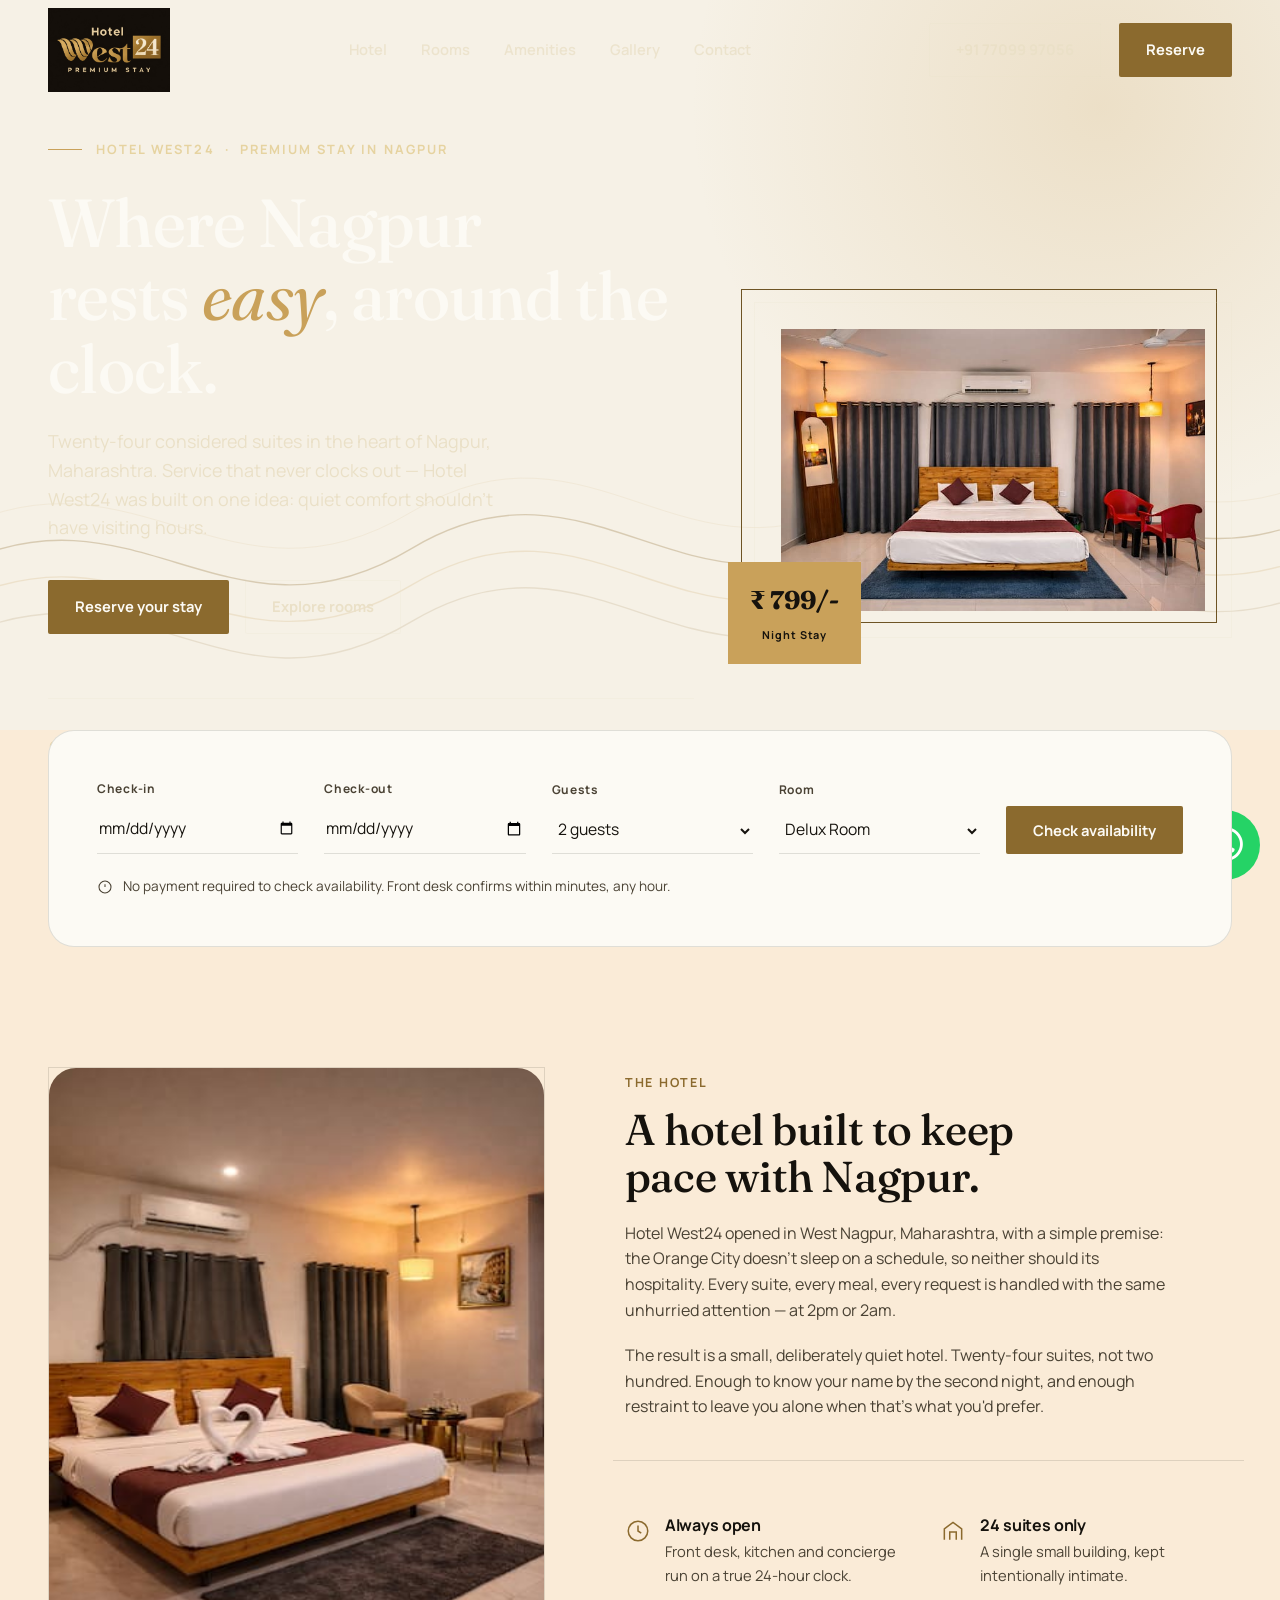
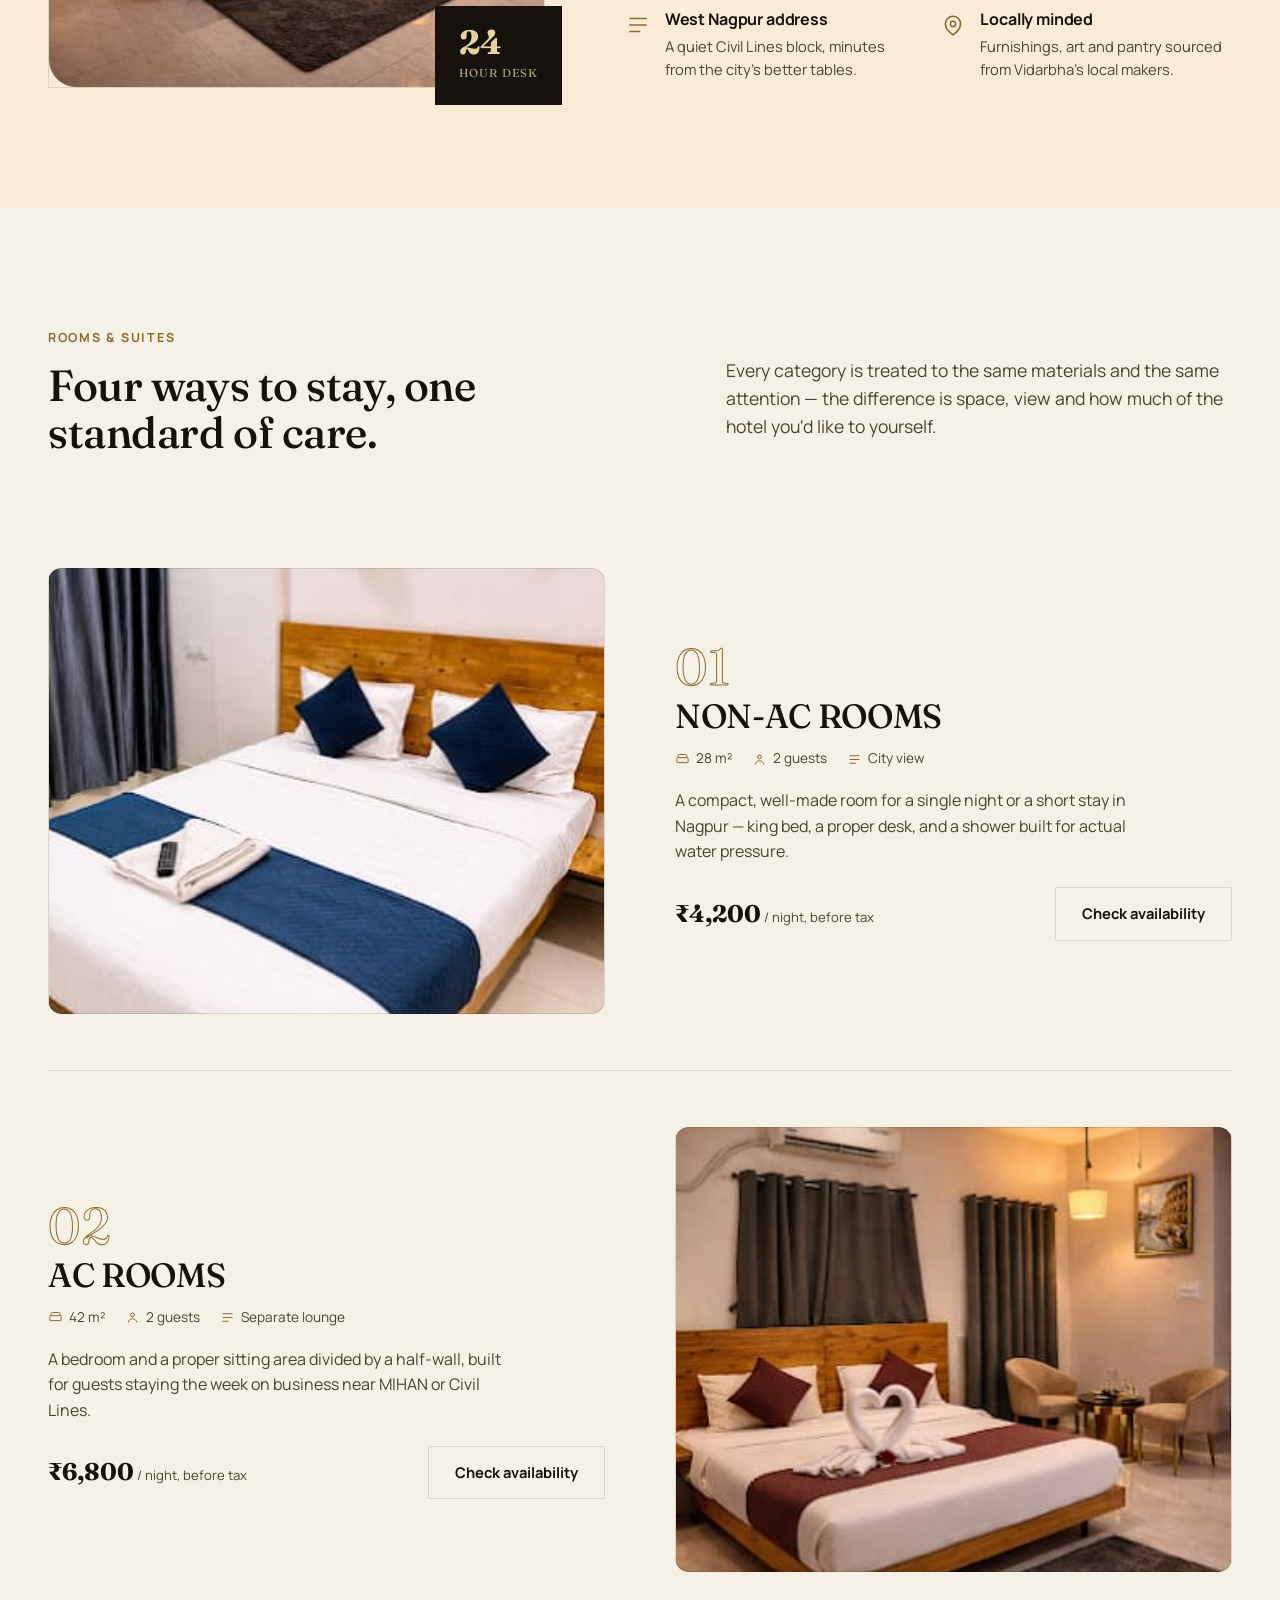
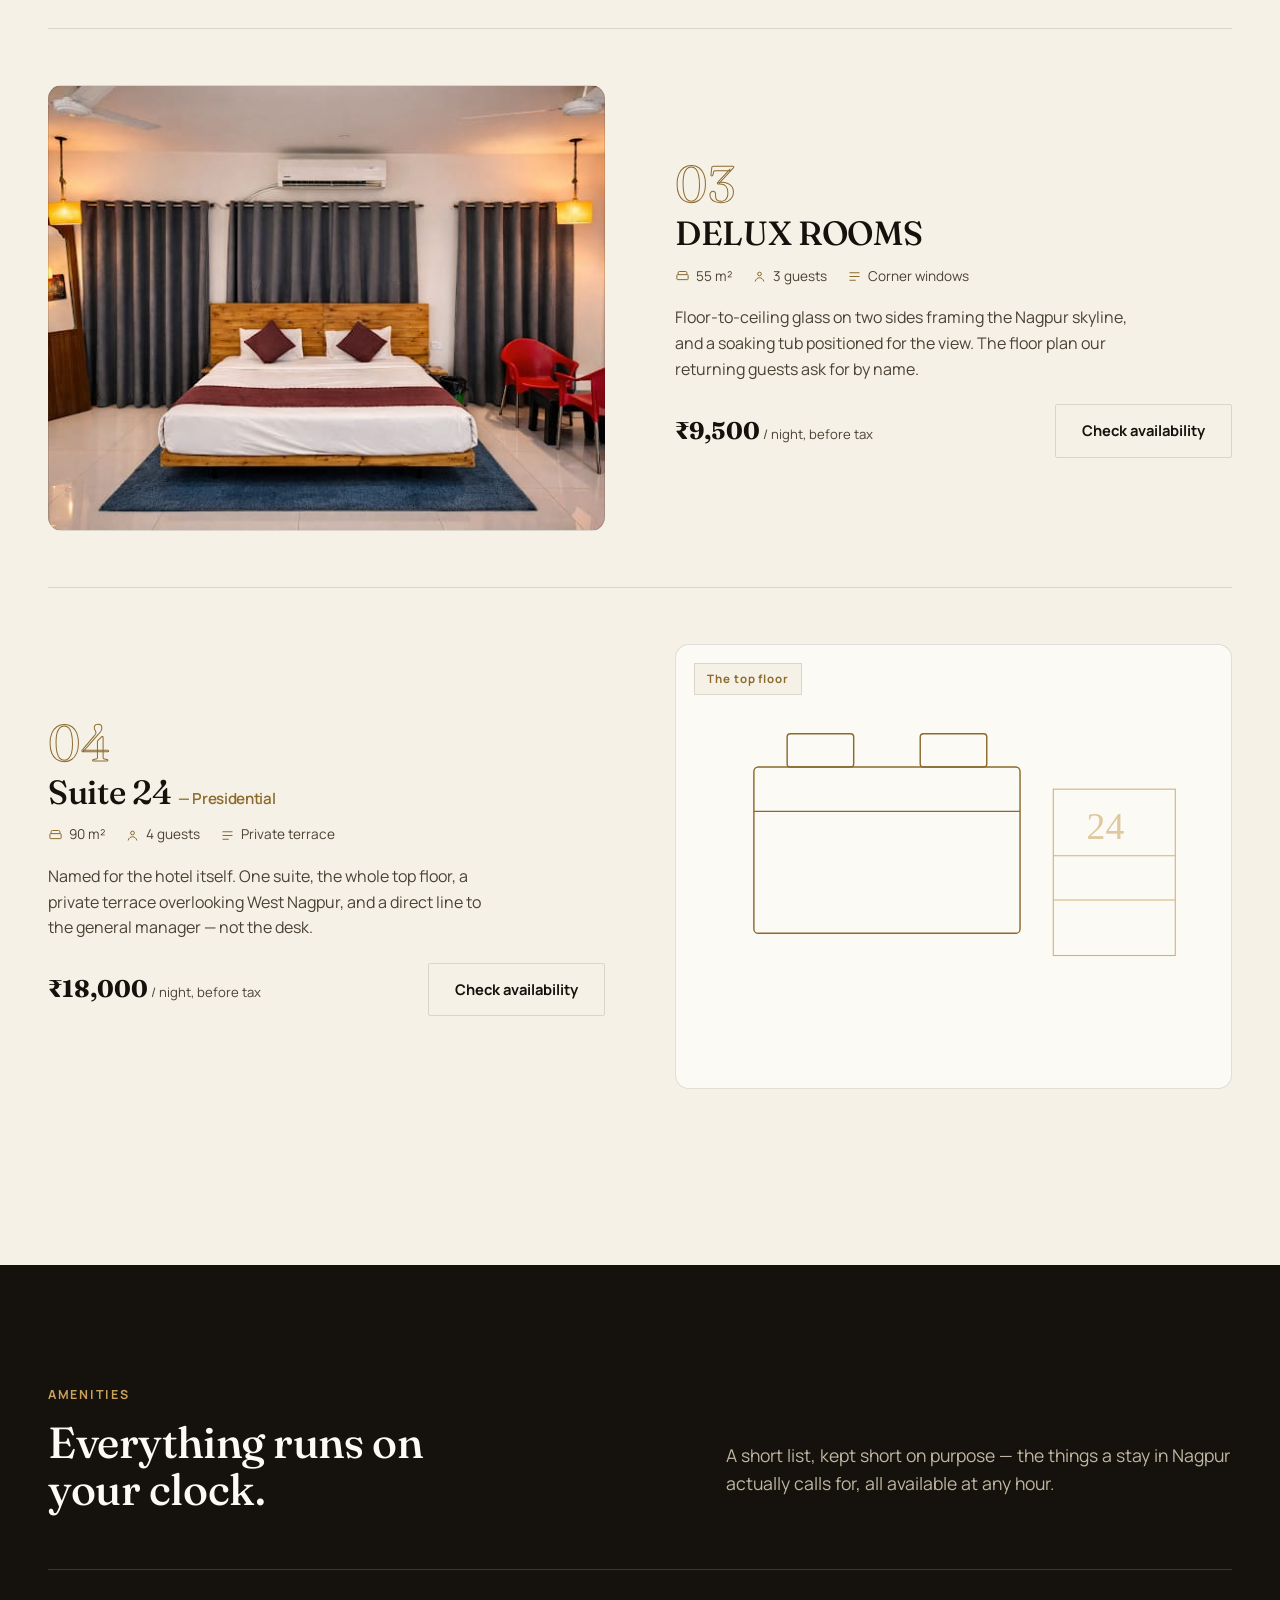
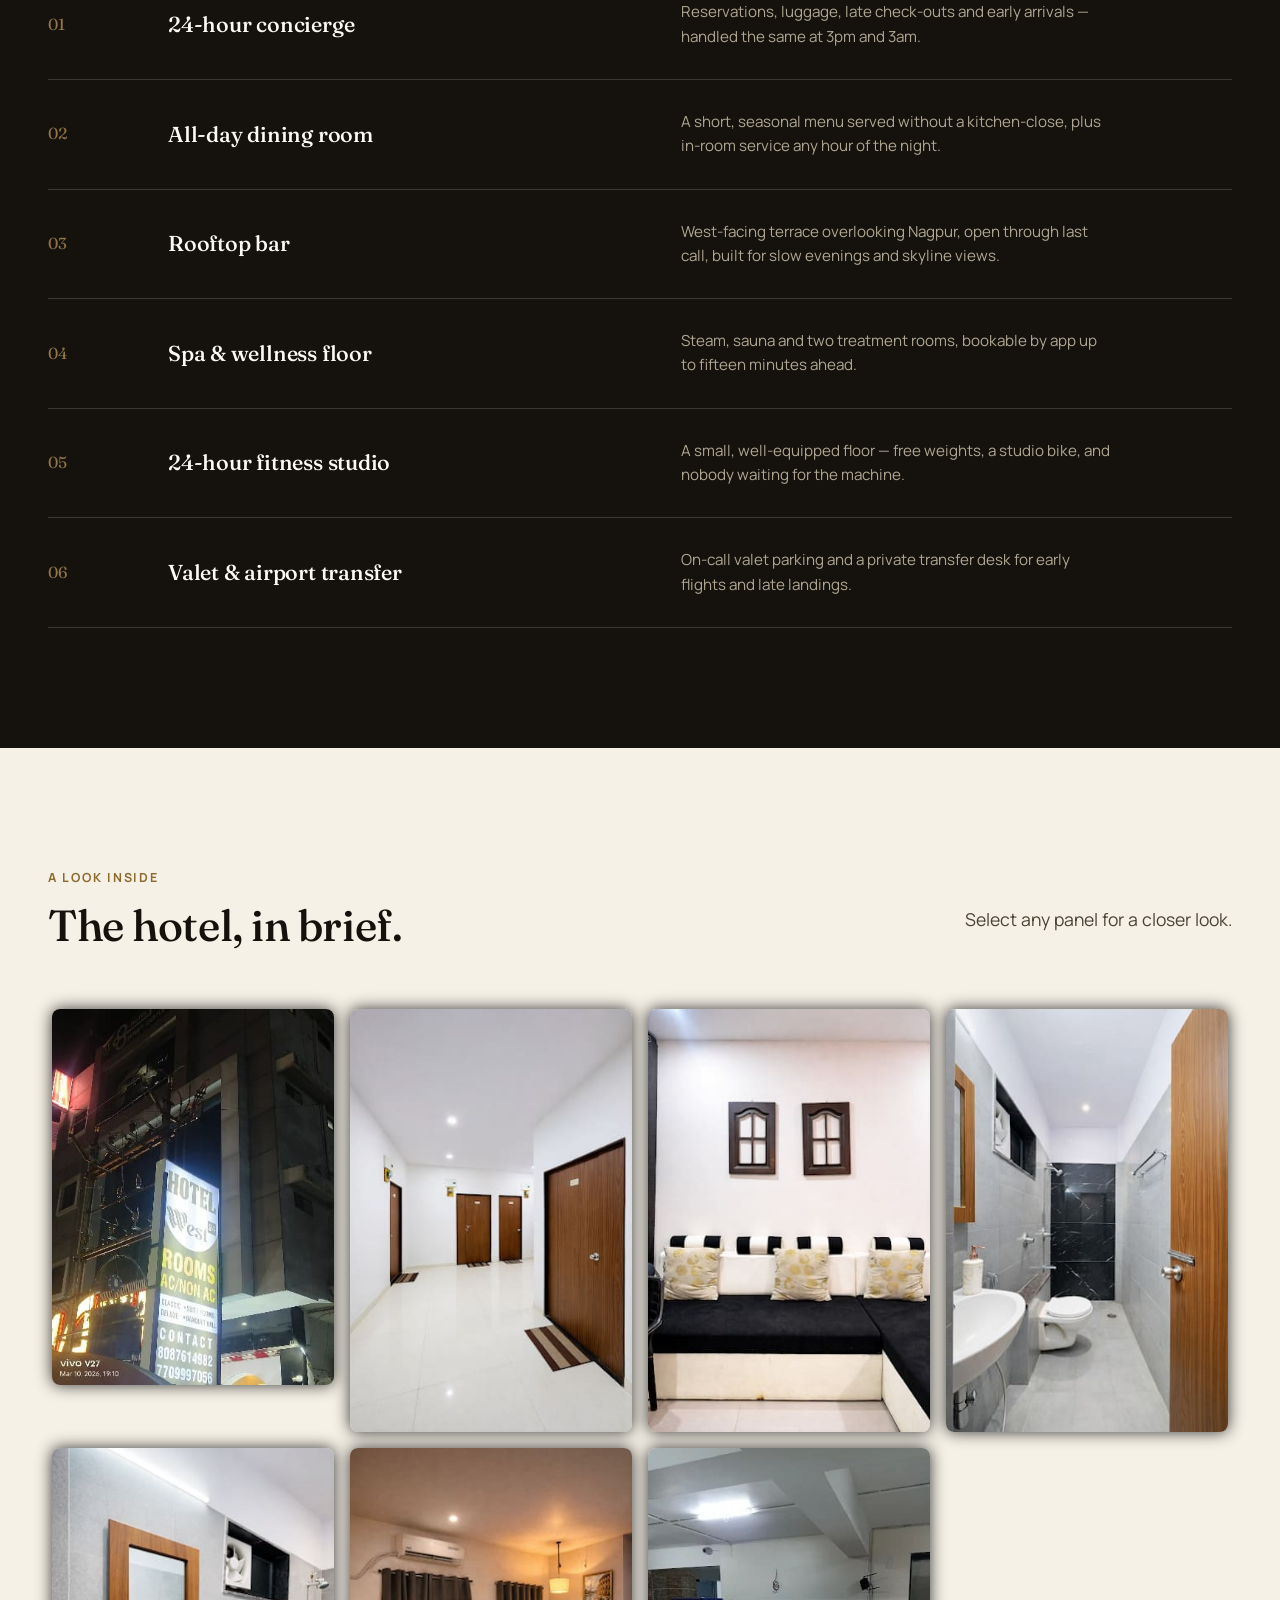
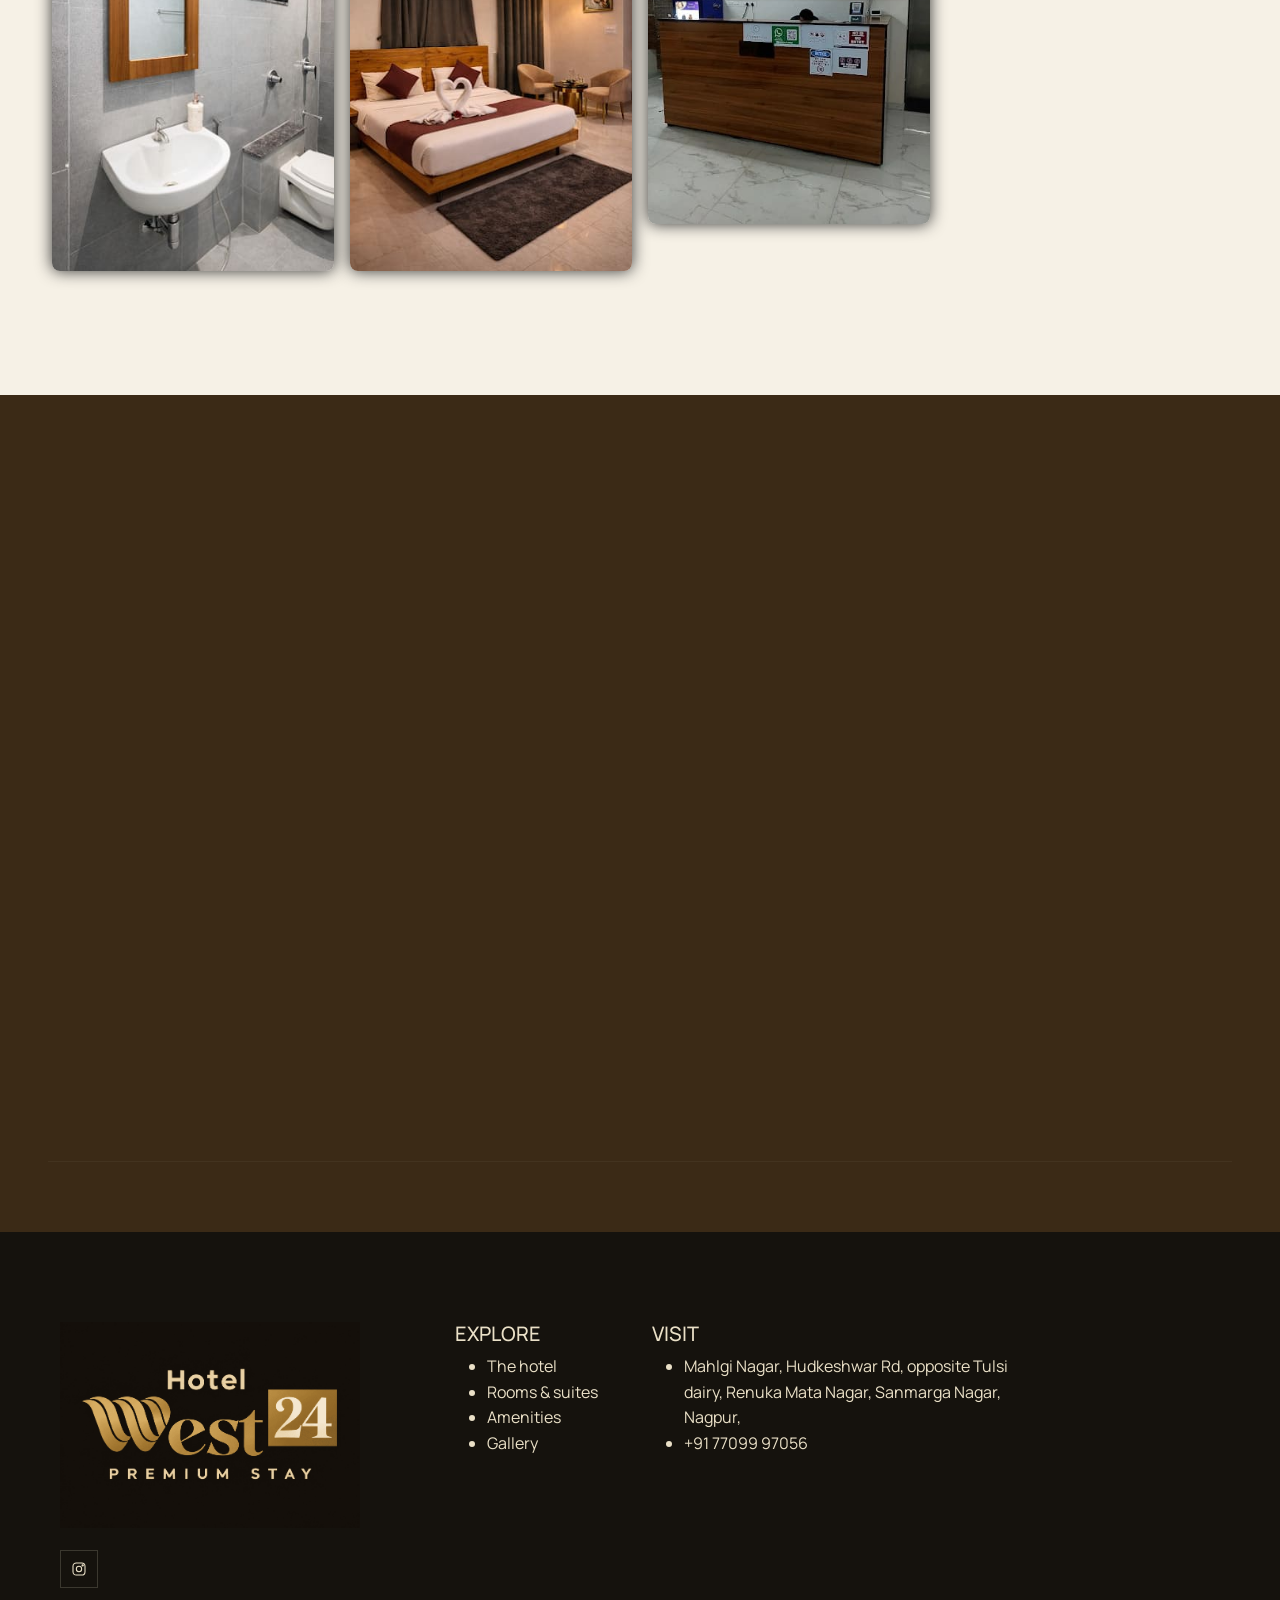
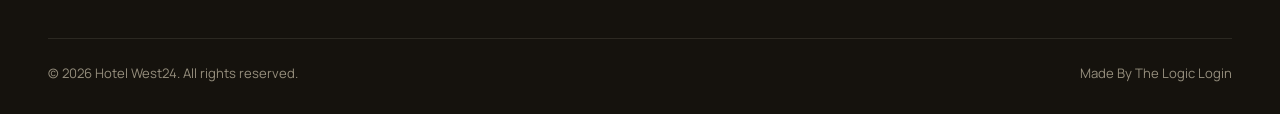
<file: index.html>
<!DOCTYPE html>
<html lang="en-IN">

<head>
  <meta charset="UTF-8">
  <meta name="viewport" content="width=device-width, initial-scale=1.0">
  <title>Hotel West24 – Luxury Hotel in Nagpur, Maharashtra | Premium Stay</title>
  <meta name="description"
    content="Hotel West24 is a premium 24-suite boutique hotel in West Nagpur, Maharashtra, offering round-the-clock concierge, dining, spa and valet service. Book direct near Nagpur Railway Station and Dr. Babasaheb Ambedkar International Airport.">
  <meta name="keywords"
    content="hotel in Nagpur, luxury hotel Nagpur, premium hotel West Nagpur, 5 star hotel Nagpur Maharashtra, Hotel West24, boutique hotel Nagpur, hotel near Nagpur airport">
  <meta name="robots" content="index, follow">
  <meta name="geo.region" content="IN-MH">
  <meta name="geo.placename" content="Nagpur">
  <!-- <link rel="canonical" href="https://www.hotelwest24.in/"> -->

  <!-- Open Graph -->
  <meta property="og:type" content="website">
  <meta property="og:title" content="Hotel West24 – Luxury Hotel in Nagpur, Maharashtra">
  <meta property="og:description"
    content="24 signature suites, round-the-clock concierge and dining, in West Nagpur, Maharashtra. Reserve your stay at Hotel West24.">
  <meta property="og:image" content="logo.png">
  <!-- <meta property="og:url" content="https://www.hotelwest24.in/"> -->
  <meta property="og:locale" content="en_IN">
  <meta name="twitter:card" content="summary_large_image">
  <meta name="twitter:title" content="Hotel West24 – Luxury Hotel in Nagpur, Maharashtra">
  <meta name="twitter:description"
    content="24 signature suites, round-the-clock concierge and dining, in West Nagpur, Maharashtra.">
  <meta name="twitter:image" content="assets/logo.png">

  <!-- Structured data -->
  <!-- <script type="application/ld+json">
{
  "@context": "https://schema.org",
  "@type": "Hotel",
  "name": "Hotel West24",
  "description": "A 24-suite premium boutique hotel in West Nagpur, Maharashtra, offering round-the-clock concierge, dining, spa and valet service.",
  "image": "logo.png",
  "url": "https://www.hotelwest24.in/",
  "telephone": "+91-712-456-7824",
  "priceRange": "\u20b94,200 - \u20b918,000",
  "address": {
    "@type": "PostalAddress",
    "streetAddress": "24 West High Court Road, Civil Lines",
    "addressLocality": "Nagpur",
    "addressRegion": "Maharashtra",
    "postalCode": "440001",
    "addressCountry": "IN"
  },
  "geo": {
    "@type": "GeoCoordinates",
    "latitude": 21.1498,
    "longitude": 79.0821
  },
  "starRating": { "@type": "Rating", "ratingValue": "4.9" },
  "amenityFeature": [
    { "@type": "LocationFeatureSpecification", "name": "24-hour concierge" },
    { "@type": "LocationFeatureSpecification", "name": "Rooftop bar" },
    { "@type": "LocationFeatureSpecification", "name": "Spa & wellness floor" },
    { "@type": "LocationFeatureSpecification", "name": "24-hour fitness studio" },
    { "@type": "LocationFeatureSpecification", "name": "Valet & airport transfer" }
  ]
} -->
</script>

  <!-- Fonts -->
  <link rel="preconnect" href="https://fonts.googleapis.com">
  <link rel="preconnect" href="https://fonts.gstatic.com" crossorigin>
  <link
    href="https://fonts.googleapis.com/css2?family=Fraunces:ital,opsz,wght@0,9..144,400;0,9..144,500;0,9..144,600;1,9..144,400;1,9..144,500&family=Manrope:wght@400;500;600;700;800&display=swap"
    rel="stylesheet">

  <!-- Bootstrap (grid & utilities only) -->
  <link href="https://cdnjs.cloudflare.com/ajax/libs/twitter-bootstrap/5.3.3/css/bootstrap.min.css" rel="stylesheet">

  <!-- Site styles -->
  <link rel="stylesheet" href="style.css">

  <link rel="stylesheet" href="https://cdnjs.cloudflare.com/ajax/libs/font-awesome/4.7.0/css/font-awesome.min.css">

</head>

<body>

  <!-- ================= NAV ================= -->
  <nav class="w24-nav" id="siteNav">
    <div class="container-w24 w24-nav__inner">
      <a href="#top" class="w24-nav__brand">
        <img src="logo.png" alt="Hotel West24 logo — premium hotel in Nagpur, Maharashtra">
        <!-- <span class="w24-nav__brand-text">West<b>24</b></span> -->
      </a>

      <ul class="w24-nav__links">
        <li><a href="#about">Hotel</a></li>
        <li><a href="#rooms">Rooms</a></li>
        <li><a href="#amenities">Amenities</a></li>
        <li><a href="#gallery">Gallery</a></li>
        <li><a href="#contact">Contact</a></li>
      </ul>

      <div class="w24-nav__cta">
        <a href="#booking" class="btn-w24 btn-w24--ghost-dark">+91 77099 97056</a>
        <a href="#booking" class="btn-w24 btn-w24--solid">Reserve</a>
        <button class="w24-burger" id="burgerBtn" aria-label="Open menu" aria-expanded="false"
          aria-controls="mobileMenu">
          <span></span><span></span><span></span>
        </button>
      </div>
    </div>
  </nav>

  <!-- Mobile menu -->
  <div class="w24-mobile" id="mobileMenu">
    <a href="#about">Hotel</a>
    <a href="#rooms">Rooms</a>
    <a href="#amenities">Amenities</a>
    <a href="#gallery">Gallery</a>
    <a href="#testimonials">Guests</a>
    <a href="#contact">Contact</a>
    <a href="#booking" class="btn-w24 btn-w24--solid">Reserve a room</a>
  </div>

  <!-- ================= HERO ================= -->
  <header class="hero" id="top">

    <!-- The video -->
    <video autoplay muted loop id="myVideo">
      <source src="bg-video(1).mp4" type="video/mp4">
    </video>

    <style>
      #myVideo {
        position: absolute;
        right: 0;
        bottom: 0;
        min-width: 100%;
        min-height: 100%;
      }
    </style>



    <div class="hero__glow"></div>
    <div class="hero__waves" aria-hidden="true">
      <svg viewBox="0 0 1400 800" preserveAspectRatio="xMidYMid slice" xmlns="http://www.w3.org/2000/svg">
        <path d="M-50 620 C 150 520, 250 720, 450 600 C 650 480, 750 700, 950 580 C 1150 460, 1250 660, 1450 560"
          stroke="#8B6A2E" stroke-width="1.5" fill="none" opacity="0.5" />
        <path d="M-50 660 C 150 560, 250 760, 450 640 C 650 520, 750 740, 950 620 C 1150 500, 1250 700, 1450 600"
          stroke="#C9A15A" stroke-width="1.5" fill="none" opacity="0.35" />
        <path d="M-50 700 C 150 600, 250 800, 450 680 C 650 560, 750 780, 950 660 C 1150 540, 1250 740, 1450 640"
          stroke="#8B6A2E" stroke-width="1.5" fill="none" opacity="0.25" />
        <path d="M-50 580 C 150 480, 250 680, 450 560 C 650 440, 750 660, 950 540 C 1150 420, 1250 620, 1450 520"
          stroke="#C9A15A" stroke-width="1" fill="none" opacity="0.2" />
      </svg>
    </div>

    <div class="container-w24 hero__inner">
      <div class="hero__copy">
        <div class="hero__kicker"><span class="dash"></span><span>HOTEL WEST24 &nbsp;·&nbsp; PREMIUM STAY IN
            NAGPUR</span></div>
        <h1>Where Nagpur<br>rests <em>easy</em>, around the clock.</h1>
        <p class="lede a">Twenty-four considered suites in the heart of Nagpur, Maharashtra. Service that never clocks
          out — Hotel West24 was built on one idea: quiet comfort shouldn't have visiting hours.</p>
        <div class="hero__actions">
          <a href="#booking" class="btn-w24 btn-w24--solid">Reserve your stay</a>
          <a href="#rooms" class="btn-w24 btn-w24--ghost-dark">Explore rooms</a>
        </div>
        <div class="hero__stats">
          <div class="stat"><b>24</b><span>Signature suites</span></div>
          <div class="stat"><b>24/7</b><span>Concierge &amp; dining</span></div>
          <div class="stat"><b>4.9</b><span>Average guest rating</span></div>
        </div>
      </div>

      <div class="hero__panel">
        <div class="hero__panel-frame">

          <img src="background-image.jpg" alt="">
          <!-- <svg viewBox="0 0 480 560" xmlns="http://www.w3.org/2000/svg">
            <rect x="0" y="0" width="480" height="560" fill="#1D1912" />
            <rect x="0" y="0" width="480" height="560" fill="none" />
            <g opacity="0.9" stroke="#C9A15A" stroke-width="1.4" fill="none">
              <path d="M60 420 h360" />
              <path d="M60 420 v-40 q0 -20 20 -20 h280 q20 0 20 20 v40" />
              <rect x="90" y="300" width="90" height="60" rx="2" />
              <rect x="300" y="300" width="90" height="60" rx="2" />
              <circle cx="240" cy="200" r="70" opacity="0.5" />
              <path d="M240 130 v-40 M170 200 h-40 M310 200 h40 M240 270 v20" opacity="0.5" />
            </g>
            <g opacity="0.35" stroke="#8B6A2E" stroke-width="1">
              <path d="M0 470 C 120 440, 180 500, 300 460 C 380 435, 440 470, 480 450" />
              <path d="M0 500 C 120 470, 180 530, 300 490 C 380 465, 440 500, 480 480" />
            </g>
          </svg> -->
        </div>
        <div class="hero__badge"><b>₹ 799/-</b><span>Night Stay</span></div>


      </div>
    </div>

    <!-- <div class="scroll-cue"><span>SCROLL</span><span class="line"></span></div> -->
  </header>

  <section id="booking" class="section--tight" style="padding-top:0; padding-bottom: 0; background: antiquewhite;">
    <div class="container-w24">
      <form class="booking" id="bookingForm" novalidate="">
        <div class="booking__grid">
          <div class="field">
            <label for="checkin">Check-in</label>
            <input type="date" id="checkin" name="checkin" required="" min="2026-09-17">
          </div>
          <div class="field">
            <label for="checkout">Check-out</label>
            <input type="date" id="checkout" name="checkout" required="" min="2026-09-17">
          </div>
          <div class="field">
            <label for="guests">Guests</label>
            <select id="guests" name="guests">
              <option>1 guest</option>
              <option selected="">2 guests</option>
              <option>3 guests</option>
              <option>4 guests</option>
            </select>
          </div>
          <div class="field">
            <label for="roomtype">Room</label>
            <select id="roomtype" name="roomtype">
              <!-- <option>Night Stay</option> -->
              <option>Delux Room</option>
              <option>AC Room</option>
              <option>NON AC Room</option>
            </select>
          </div>
          <button type="submit" class="btn-w24 btn-w24--solid">Check availability</button>
        </div>
        <div class="booking__note">
          <svg width="16" height="16" viewBox="0 0 24 24" fill="none" stroke="currentColor" stroke-width="1.6">
            <circle cx="12" cy="12" r="9"></circle>
            <path d="M12 8v4M12 16h.01"></path>
          </svg>
          No payment required to check availability. Front desk confirms within minutes, any hour.
        </div>
        <div class="booking__confirm" id="bookingConfirm"></div>
      </form>
    </div>
  </section>

  <!-- ================= ABOUT ================= -->
  <section id="about" class="bg-pale" style="background: antiquewhite;">
    <div class="container-w24">
      <div class="about__grid">
        <div class="about__visual">
          <!-- <svg viewBox="0 0 480 600" xmlns="http://www.w3.org/2000/svg">
            <rect width="480" height="600" fill="#F6F1E6" />
            <g stroke="#8B6A2E" stroke-width="1.3" fill="none">
              <path d="M40 520 C 140 460, 180 560, 280 480 C 340 434, 400 470, 440 440" opacity="0.6" />
              <path d="M40 480 C 140 420, 180 520, 280 440 C 340 394, 400 430, 440 400" opacity="0.4" />
              <path d="M40 440 C 140 380, 180 480, 280 400 C 340 354, 400 390, 440 360" opacity="0.25" />
            </g>
            <g stroke="#C9A15A" stroke-width="1" fill="none" opacity="0.7">
              <rect x="70" y="90" width="340" height="230" />
              <path d="M70 160 h340 M180 90 v230 M300 90 v230" />
              <circle cx="125" cy="125" r="18" />
              <circle cx="240" cy="205" r="26" />
              <circle cx="355" cy="125" r="18" />
            </g>
          </svg> -->

          <img src="bed.jpg" style="width: 100%; height: 100%; border-radius: 27px;" alt="">
          <div class="about__num"><b>24</b><span>HOUR&nbsp;DESK</span></div>
        </div>

        <div class="about__copy">
          <div class="eyebrow">THE HOTEL</div>
          <h2 style="margin-top:14px; font-size:clamp(2rem,3.4vw,2.7rem); max-width:16ch;">A hotel built to keep pace
            with Nagpur.</h2>
          <p>Hotel West24 opened in West Nagpur, Maharashtra, with a simple premise: the Orange City doesn't sleep on a
            schedule, so neither should its hospitality. Every suite, every meal, every request is handled with the same
            unhurried attention — at 2pm or 2am.</p>
          <p>The result is a small, deliberately quiet hotel. Twenty-four suites, not two hundred. Enough to know your
            name by the second night, and enough restraint to leave you alone when that's what you'd prefer.</p>

          <div class="about__points row row-cols-1 row-cols-sm-2 g-4">
            <div class="pt col">
              <div class="ico">
                <svg width="26" height="26" viewBox="0 0 24 24" fill="none" stroke="currentColor" stroke-width="1.4">
                  <circle cx="12" cy="12" r="9" />
                  <path d="M12 7v5l3 2" />
                </svg>
              </div>
              <div>
                <h4>Always open</h4>
                <p>Front desk, kitchen and concierge run on a true 24-hour clock.</p>
              </div>
            </div>
            <div class="pt col">
              <div class="ico">
                <svg width="26" height="26" viewBox="0 0 24 24" fill="none" stroke="currentColor" stroke-width="1.4">
                  <path d="M4 20V10l8-6 8 6v10" />
                  <path d="M9 20v-7h6v7" />
                </svg>
              </div>
              <div>
                <h4>24 suites only</h4>
                <p>A single small building, kept intentionally intimate.</p>
              </div>
            </div>
            <div class="pt col">
              <div class="ico">
                <svg width="26" height="26" viewBox="0 0 24 24" fill="none" stroke="currentColor" stroke-width="1.4">
                  <path d="M4 6h16M4 12h16M4 18h10" />
                </svg>
              </div>
              <div>
                <h4>West Nagpur address</h4>
                <p>A quiet Civil Lines block, minutes from the city's better tables.</p>
              </div>
            </div>
            <div class="pt col">
              <div class="ico">
                <svg width="26" height="26" viewBox="0 0 24 24" fill="none" stroke="currentColor" stroke-width="1.4">
                  <path d="M12 21s-7-4.35-7-10a7 7 0 0114 0c0 5.65-7 10-7 10z" />
                  <circle cx="12" cy="11" r="2.4" />
                </svg>
              </div>
              <div>
                <h4>Locally minded</h4>
                <p>Furnishings, art and pantry sourced from Vidarbha's local makers.</p>
              </div>
            </div>
          </div>
        </div>
      </div>
    </div>
  </section>

  <!-- ================= ROOMS ================= -->
  <section id="rooms">
    <div class="container-w24">
      <div class="section-head">
        <div>
          <div class="eyebrow">ROOMS &amp; SUITES</div>
          <h2 style="margin-top:14px;">Four ways to stay, one standard of care.</h2>
        </div>
        <p class="lede">Every category is treated to the same materials and the same attention — the difference is
          space, view and how much of the hotel you'd like to yourself.</p>
      </div>

      <!-- Room 1 -->
      <div class="room-row">
        <div class="room-row__visual"
          style="background: url(non-ac.jpg); background-repeat: no-repeat; background-position: center; background-size: cover;">
          <!-- <span class="room-row__tag">Most booked</span>
          <svg viewBox="0 0 480 400" xmlns="http://www.w3.org/2000/svg">
            <rect width="480" height="400" fill="#FCFAF4" />
            <g stroke="#8B6A2E" stroke-width="1.3" fill="none">
              <rect x="60" y="150" width="220" height="120" rx="4" />
              <path d="M60 190 h220" />
              <rect x="90" y="120" width="50" height="40" rx="3" />
              <rect x="200" y="120" width="50" height="40" rx="3" />
            </g>
            <g stroke="#C9A15A" stroke-width="1" fill="none" opacity="0.7">
              <rect x="320" y="90" width="100" height="180" />
              <path d="M320 150 h100 M320 210 h100 M370 90 v180" />
            </g>
            <circle cx="150" cy="300" r="30" stroke="#8B6A2E" stroke-width="1" fill="none" opacity="0.4" />
          </svg> -->
        </div>
        <div class="room-row__text">
          <span class="rr-index">01</span>
          <h3>NON-AC ROOMS</h3>
          <div class="room-row__meta">
            <span><svg viewBox="0 0 24 24" fill="none" stroke="currentColor" stroke-width="1.6">
                <rect x="3" y="9" width="18" height="8" rx="1" />
                <path d="M5 9V6a2 2 0 012-2h10a2 2 0 012 2v3" />
              </svg>28 m²</span>
            <span><svg viewBox="0 0 24 24" fill="none" stroke="currentColor" stroke-width="1.6">
                <circle cx="12" cy="8" r="3" />
                <path d="M5 20c1-4 4-6 7-6s6 2 7 6" />
              </svg>2 guests</span>
            <span><svg viewBox="0 0 24 24" fill="none" stroke="currentColor" stroke-width="1.6">
                <path d="M4 6h16M4 12h16M4 18h10" />
              </svg>City view</span>
          </div>
          <p class="desc">A compact, well-made room for a single night or a short stay in Nagpur — king bed, a proper
            desk, and a shower built for actual water pressure.</p>
          <div class="room-row__footer">
            <div class="room-row__price"><b>₹4,200</b><span> / night, before tax</span></div>
            <a href="#booking" class="btn-w24 btn-w24--ghost">Check availability</a>
          </div>
        </div>
      </div>

      <!-- Room 2 -->
      <div class="room-row rev">
        <div class="room-row__visual"
          style="background: url(bed.jpg); background-repeat: no-repeat; background-position: center; background-size: cover;">

        </div>
        <div class="room-row__text">
          <span class="rr-index">02</span>
          <h3>AC ROOMS</h3>
          <div class="room-row__meta">
            <span><svg viewBox="0 0 24 24" fill="none" stroke="currentColor" stroke-width="1.6">
                <rect x="3" y="9" width="18" height="8" rx="1" />
                <path d="M5 9V6a2 2 0 012-2h10a2 2 0 012 2v3" />
              </svg>42 m²</span>
            <span><svg viewBox="0 0 24 24" fill="none" stroke="currentColor" stroke-width="1.6">
                <circle cx="12" cy="8" r="3" />
                <path d="M5 20c1-4 4-6 7-6s6 2 7 6" />
              </svg>2 guests</span>
            <span><svg viewBox="0 0 24 24" fill="none" stroke="currentColor" stroke-width="1.6">
                <path d="M4 6h16M4 12h16M4 18h10" />
              </svg>Separate lounge</span>
          </div>
          <p class="desc">A bedroom and a proper sitting area divided by a half-wall, built for guests staying the week
            on business near MIHAN or Civil Lines.</p>
          <div class="room-row__footer">
            <div class="room-row__price"><b>₹6,800</b><span> / night, before tax</span></div>
            <a href="#booking" class="btn-w24 btn-w24--ghost">Check availability</a>
          </div>
        </div>
      </div>

      <!-- Room 3 -->
      <div class="room-row">
        <div class="room-row__visual"
          style="background: url(background-image.jpg); background-repeat: no-repeat; background-position: center; background-size: cover;">
          <!-- <span class="room-row__tag">Corner view</span> -->
          <!-- <svg viewBox="0 0 480 400" xmlns="http://www.w3.org/2000/svg">
            <rect width="480" height="400" fill="#FCFAF4" />
            <g stroke="#C9A15A" stroke-width="1" fill="none" opacity="0.8">
              <path d="M40 60 h180 v100 h-180 Z" />
              <path d="M40 60 L220 160 M220 60 L40 160" opacity="0.4" />
            </g>
            <g stroke="#8B6A2E" stroke-width="1.3" fill="none">
              <rect x="80" y="200" width="200" height="110" rx="4" />
              <path d="M80 235 h200" />
            </g>
            <path d="M320 90 v220" stroke="#8B6A2E" stroke-width="1" opacity="0.3" />
            <path d="M340 100 v210" stroke="#8B6A2E" stroke-width="1" opacity="0.2" />
          </svg> -->
        </div>
        <div class="room-row__text">
          <span class="rr-index">03</span>
          <h3>DELUX ROOMS</h3>
          <div class="room-row__meta">
            <span><svg viewBox="0 0 24 24" fill="none" stroke="currentColor" stroke-width="1.6">
                <rect x="3" y="9" width="18" height="8" rx="1" />
                <path d="M5 9V6a2 2 0 012-2h10a2 2 0 012 2v3" />
              </svg>55 m²</span>
            <span><svg viewBox="0 0 24 24" fill="none" stroke="currentColor" stroke-width="1.6">
                <circle cx="12" cy="8" r="3" />
                <path d="M5 20c1-4 4-6 7-6s6 2 7 6" />
              </svg>3 guests</span>
            <span><svg viewBox="0 0 24 24" fill="none" stroke="currentColor" stroke-width="1.6">
                <path d="M4 6h16M4 12h16M4 18h10" />
              </svg>Corner windows</span>
          </div>
          <p class="desc">Floor-to-ceiling glass on two sides framing the Nagpur skyline, and a soaking tub positioned
            for the view. The floor plan our returning guests ask for by name.</p>
          <div class="room-row__footer">
            <div class="room-row__price"><b>₹9,500</b><span> / night, before tax</span></div>
            <a href="#booking" class="btn-w24 btn-w24--ghost">Check availability</a>
          </div>
        </div>
      </div>

      <!-- Room 4 -->
      <div class="room-row rev">
        <div class="room-row__visual">
          <span class="room-row__tag">The top floor</span>
          <svg viewBox="0 0 480 400" xmlns="http://www.w3.org/2000/svg">
            <rect width="480" height="400" fill="#FCFAF4" />
            <g stroke="#8B6A2E" stroke-width="1.3" fill="none">
              <rect x="60" y="110" width="240" height="150" rx="4" />
              <path d="M60 150 h240" />
              <rect x="90" y="80" width="60" height="30" rx="3" />
              <rect x="210" y="80" width="60" height="30" rx="3" />
            </g>
            <g stroke="#C9A15A" stroke-width="1" fill="none" opacity="0.8">
              <rect x="330" y="130" width="110" height="150" />
              <path d="M330 190 h110 M330 230 h110" />
            </g>
            <text x="360" y="175" font-family="Georgia, serif" font-size="34" fill="#C9A15A" opacity="0.55">24</text>
          </svg>
        </div>
        <div class="room-row__text">
          <span class="rr-index">04</span>
          <h3>Suite 24 <span
              style="font-size:0.95rem; font-weight:600; color:var(--bronze); font-family:var(--font-body);">—
              Presidential</span></h3>
          <div class="room-row__meta">
            <span><svg viewBox="0 0 24 24" fill="none" stroke="currentColor" stroke-width="1.6">
                <rect x="3" y="9" width="18" height="8" rx="1" />
                <path d="M5 9V6a2 2 0 012-2h10a2 2 0 012 2v3" />
              </svg>90 m²</span>
            <span><svg viewBox="0 0 24 24" fill="none" stroke="currentColor" stroke-width="1.6">
                <circle cx="12" cy="8" r="3" />
                <path d="M5 20c1-4 4-6 7-6s6 2 7 6" />
              </svg>4 guests</span>
            <span><svg viewBox="0 0 24 24" fill="none" stroke="currentColor" stroke-width="1.6">
                <path d="M4 6h16M4 12h16M4 18h10" />
              </svg>Private terrace</span>
          </div>
          <p class="desc">Named for the hotel itself. One suite, the whole top floor, a private terrace overlooking West
            Nagpur, and a direct line to the general manager — not the desk.</p>
          <div class="room-row__footer">
            <div class="room-row__price"><b>₹18,000</b><span> / night, before tax</span></div>
            <a href="#booking" class="btn-w24 btn-w24--ghost">Check availability</a>
          </div>
        </div>
      </div>
    </div>
  </section>

  <!-- ================= AMENITIES ================= -->
  <section id="amenities" class="bg-ink">
    <div class="container-w24">
      <div class="section-head">
        <div>
          <div class="eyebrow" style="color:var(--gold);">AMENITIES</div>
          <h2 style="margin-top:14px;">Everything runs on your clock.</h2>
        </div>
        <p class="lede" style="color:var(--champagne); opacity:0.8;">A short list, kept short on purpose — the things a
          stay in Nagpur actually calls for, all available at any hour.</p>
      </div>

      <div class="amenities__list">
        <div class="amenity">
          <span class="aix">01</span>
          <h3>24-hour concierge</h3>
          <p>Reservations, luggage, late check-outs and early arrivals — handled the same at 3pm and 3am.</p>
        </div>
        <div class="amenity">
          <span class="aix">02</span>
          <h3>All-day dining room</h3>
          <p>A short, seasonal menu served without a kitchen-close, plus in-room service any hour of the night.</p>
        </div>
        <div class="amenity">
          <span class="aix">03</span>
          <h3>Rooftop bar</h3>
          <p>West-facing terrace overlooking Nagpur, open through last call, built for slow evenings and skyline views.
          </p>
        </div>
        <div class="amenity">
          <span class="aix">04</span>
          <h3>Spa &amp; wellness floor</h3>
          <p>Steam, sauna and two treatment rooms, bookable by app up to fifteen minutes ahead.</p>
        </div>
        <div class="amenity">
          <span class="aix">05</span>
          <h3>24-hour fitness studio</h3>
          <p>A small, well-equipped floor — free weights, a studio bike, and nobody waiting for the machine.</p>
        </div>
        <div class="amenity">
          <span class="aix">06</span>
          <h3>Valet &amp; airport transfer</h3>
          <p>On-call valet parking and a private transfer desk for early flights and late landings.</p>
        </div>
      </div>
    </div>
  </section>

  <!-- ================= GALLERY ================= -->
  <!-- <section id="gallery">
    <div class="container-w24">
      <div class="section-head">
        <div>
          <div class="eyebrow">A LOOK INSIDE</div>
          <h2 style="margin-top:14px;">The hotel, in brief.</h2>
        </div>
        <p class="lede">Select any panel for a closer look.</p>
      </div>

      <div class="gallery__grid">
        <div class="gtile gtile--a" style="background: url(gallery_l.jpg);" >
      
          
        </div>
        
        <div class="gtile gtile--c" style="background: url(bathroom.jpg); background-position: center; background-size: cover;">
     
        </div>

        <div class="gtile gtile--b" style="background: url(gallary.webp); background-position: center; background-size: cover;">
     
        </div>
        <div class="gtile gtile--d" style="background: url(basin.webp); background-position: center; background-size: cover;">
          
        </div>
      

        <div class="gtile gtile--f" style="background: url(sofa.jpg); background-position: center; background-size: cover;">
         
        </div>
      </div>
    </div>
  </section> -->

  <section id="gallery">

    <div class="container-w24">
      <div class="section-head">
        <div>
          <div class="eyebrow">A LOOK INSIDE</div>
          <h2 style="margin-top:14px;">The hotel, in brief.</h2>
        </div>
        <p class="lede">Select any panel for a closer look.</p>
      </div>


      <div class="gallery" id="gallery">

        <div class="gallery-item">
          <div class="content"><img src="exterior.jpg" alt=""></div>
        </div>

        <div class="gallery-item">
          <div class="content"><img src="gallery_l.jpg" alt=""></div>
        </div>

        <div class="gallery-item">
          <div class="content"><img src="sofa.jpg" alt=""></div>
        </div>


        <div class="gallery-item">
          <div class="content"><img src="bathroom.jpg" alt=""></div>
        </div>

        <div class="gallery-item">
          <div class="content"><img src="basin.jpg" alt=""></div>
        </div>

        <div class="gallery-item">
          <div class="content"><img src="bed.jpg" alt=""></div>
        </div>

        <div class="gallery-item">
          <div class="content"><img src="reception.jpg" alt=""></div>
        </div>


      </div>
    </div>
  </section>





  <!-- Lightbox -->
  <div class="lightbox" id="lightbox">
    <button class="lightbox__close" id="lightboxClose" aria-label="Close">&times;</button>
    <div class="lightbox__box">
      <div id="lightboxArt"></div>
      <div class="lightbox__cap" id="lightboxCap"></div>
    </div>
  </div>



  <!-- ================= TESTIMONIALS ================= -->
  <!-- <section id="testimonials" class="bg-ink section--tight">
    <div class="container-w24">
      <div class="eyebrow" style="color:var(--gold);">GUEST NOTES</div>
      <h2 style="margin-top:14px; color:var(--pale); font-size:clamp(2rem,3.2vw,2.6rem); max-width:16ch;">A few words
        from recent stays.</h2>

      <div class="testi" style="margin-top:50px;">
        <div class="testi__quote" id="testiQuote"></div>
        <div class="testi__by">
          <div class="testi__avatar" id="testiInitial"></div>
          <div>
            <h4 id="testiName"></h4><span id="testiRole"></span>
          </div>
        </div>
        <div class="testi__nav">
          <button id="testiPrev" aria-label="Previous testimonial">
            <svg width="16" height="16" viewBox="0 0 24 24" fill="none" stroke="currentColor" stroke-width="2">
              <path d="M15 18l-6-6 6-6" />
            </svg>
          </button>
          <button id="testiNext" aria-label="Next testimonial">
            <svg width="16" height="16" viewBox="0 0 24 24" fill="none" stroke="currentColor" stroke-width="2">
              <path d="M9 18l6-6-6-6" />
            </svg>
          </button>
        </div>
        <div class="testi__dots" id="testiDots"></div>
      </div>
    </div>
  </section> -->

  <!-- ================= BOOKING ================= -->
  <!-- <section id="booking" class="section--tight" style="padding-top:0;">
    <div class="container-w24">
      <form class="booking" id="bookingForm" novalidate>
        <div class="booking__grid">
          <div class="field">
            <label for="checkin">Check-in</label>
            <input type="date" id="checkin" name="checkin" required>
          </div>
          <div class="field">
            <label for="checkout">Check-out</label>
            <input type="date" id="checkout" name="checkout" required>
          </div>
          <div class="field">
            <label for="guests">Guests</label>
            <select id="guests" name="guests">
              <option>1 guest</option>
              <option selected>2 guests</option>
              <option>3 guests</option>
              <option>4 guests</option>
            </select>
          </div>
          <div class="field">
            <label for="roomtype">Room</label>
            <select id="roomtype" name="roomtype">
              <option>Classic King</option>
              <option>Executive Suite</option>
              <option>Skyline Suite</option>
              <option>Suite 24 — Presidential</option>
            </select>
          </div>
          <button type="submit" class="btn-w24 btn-w24--solid">Check availability</button>
        </div>
        <div class="booking__note">
          <svg width="16" height="16" viewBox="0 0 24 24" fill="none" stroke="currentColor" stroke-width="1.6">
            <circle cx="12" cy="12" r="9" />
            <path d="M12 8v4M12 16h.01" />
          </svg>
          No payment required to check availability. Front desk confirms within minutes, any hour.
        </div>
        <div class="booking__confirm" id="bookingConfirm"></div>
      </form>
    </div>
  </section> -->

  <!-- ================= CTA BAND ================= -->
  <section class="cta-band">
    <div class="container-w24">
     
        <!-- map -->



        <div class="responsive-map">
          <iframe
            src="https://www.google.com/maps/embed?pb=!1m18!1m12!1m3!1d3722.213603469261!2d79.1212094!3d21.1040486!2m3!1f0!2f0!3f0!3m2!1i1024!2i768!4f13.1!3m3!1m2!1s0x3bd4b9e541fd4f3b%3A0xb9b8783381e0da5d!2sHotel%20West24!5e0!3m2!1sen!2sin!4v1789801540005!5m2!1sen!2sin"
            width="600" height="450" frameborder="0" style="border:0" allowfullscreen></iframe>
           
        </div>

        <style>
          .responsive-map {
            overflow: hidden;
            padding-bottom: 56.25%;
            position: relative;
            height: 0;
          }

          .responsive-map iframe {
            left: 0;
            top: 0;
            height: 100%;
            width: 100%;
            position: absolute;
          }
        </style>



      
      <hr class="rule rule--dark">
    </div>
  </section>





  <!-- ================= FOOTER ================= -->
  <footer class="w24-foot" id="contact">
    <div class="container-w24">
      <div class="foot__grid row gy-5">
        <div class="col-12 col-md-6 col-lg-4">
          <div class="foot__brand">
            <img src="logo.png" alt="Hotel West24 logo — premium hotel in Nagpur, Maharashtra">
            <!-- <span>West<span style="color:var(--gold);">24</span></span> -->
          </div>
          <!-- <p>24 signature suites in West Nagpur, Maharashtra. Front desk, kitchen and concierge, open around the clock.
          </p> -->
          <div class="foot__social">
            <a href="https://www.instagram.com/hotelwest24/" aria-label="Instagram"><svg width="16" height="16"
                viewBox="0 0 24 24" fill="none" stroke="currentColor" stroke-width="1.6">
                <rect x="3" y="3" width="18" height="18" rx="5" />
                <circle cx="12" cy="12" r="4" />
                <circle cx="17.5" cy="6.5" r="1" />
              </svg></a>
            <!-- <a href="#" aria-label="Facebook"><svg width="16" height="16" viewBox="0 0 24 24" fill="none"
                stroke="currentColor" stroke-width="1.6">
                <path d="M14 9h3V5h-3a4 4 0 00-4 4v3H7v4h3v6h4v-6h3l1-4h-4V9a1 1 0 011-1z" />
              </svg></a>
            <a href="#" aria-label="X"><svg width="16" height="16" viewBox="0 0 24 24" fill="none" stroke="currentColor"
                stroke-width="1.6">
                <path d="M4 4l16 16M20 4L4 20" />
              </svg></a> -->
          </div>
        </div>

        <div class="col-6 col-lg-2">
          <h5>EXPLORE</h5>
          <ul>
            <li><a href="#about">The hotel</a></li>
            <li><a href="#rooms">Rooms &amp; suites</a></li>
            <li><a href="#amenities">Amenities</a></li>
            <li><a href="#gallery">Gallery</a></li>
          </ul>
        </div>

        <div class="col-6 col-lg-4">
          <h5>VISIT</h5>
          <ul>
            <!-- <li>24 West High Court Road</li> -->
            <li>Mahlgi Nagar, Hudkeshwar Rd, opposite Tulsi dairy, Renuka Mata Nagar, Sanmarga Nagar, Nagpur,</li>
            <li><a href="tel:+917709997056">+91 77099 97056</a></li>
            <!-- <li><a href="mailto:yashrangari1999@gmail.com">yashrangari1999@gmail.com</a></li> -->
          </ul>
        </div>

        <!-- <div class="col-12 col-lg-4">
          <h5>STAY IN TOUCH</h5>
          <p>Nagpur news, off-season rates, and the occasional room upgrade — straight to your inbox.</p>
          <form class="foot__newsletter" id="newsletterForm">
            <input type="email" placeholder="Email address" required>
            <button type="submit">Join</button>
          </form>
        </div> -->
      </div>

      <div class="foot__bottom">
        <span>© <span id="year"></span> Hotel West24. All rights reserved.</span>
        <span>Made By <a href="https://thelogiclogin.com/"></a>The Logic Login</span>
      </div>
    </div>
  </footer>

  <a href="https://wa.me/917709997056" target="_blank" class="btn-whatsapp-pulse">
      <i class="fa fa-whatsapp"></i>
    </a>

  <script src="script.js"></script>

  <script>
    var gallery = document.querySelector('#gallery');
    var getVal = function (elem, style) { return parseInt(window.getComputedStyle(elem).getPropertyValue(style)); };
    var getHeight = function (item) { return item.querySelector('.content').getBoundingClientRect().height; };
    var resizeAll = function () {
      var altura = getVal(gallery, 'grid-auto-rows');
      var gap = getVal(gallery, 'grid-row-gap');
      gallery.querySelectorAll('.gallery-item').forEach(function (item) {
        var el = item;
        el.style.gridRowEnd = "span " + Math.ceil((getHeight(item) + gap) / (altura + gap));
      });
    };
    // gallery.querySelectorAll('img').forEach(function (item) {
    //     item.classList.add('byebye');
    //     if (item.complete) {
    //         console.log(item.src);
    //     }
    //     else {
    //         item.addEventListener('load', function () {
    //             var altura = getVal(gallery, 'grid-auto-rows');
    //             var gap = getVal(gallery, 'grid-row-gap');
    //             var gitem = item.parentElement.parentElement;
    //             gitem.style.gridRowEnd = "span " + Math.ceil((getHeight(gitem) + gap) / (altura + gap));
    //             item.classList.remove('byebye');
    //         });
    //     }
    // });
    window.addEventListener('resize', resizeAll);
    gallery.querySelectorAll('.gallery-item').forEach(function (item) {
      item.addEventListener('click', function () {
        item.classList.toggle('full');
      });
    });

  </script>

  <script>
    document.getElementById('bookingForm').addEventListener('submit', function (e) {
      e.preventDefault();

      const checkin = document.getElementById('checkin').value;
      const checkout = document.getElementById('checkout').value;
      const guests = document.getElementById('guests').value;
      const roomtype = document.getElementById('roomtype').value;

      // Validate dates
      if (!checkin || !checkout) {
        alert('Please select both check-in and check-out dates.');
        return;
      }

      if (new Date(checkout) <= new Date(checkin)) {
        alert('Check-out date must be after the check-in date.');
        return;
      }

      // Format dates for WhatsApp message
      const checkinDate = new Date(checkin).toLocaleDateString('en-IN', {
        day: '2-digit',
        month: 'short',
        year: 'numeric'
      });

      const checkoutDate = new Date(checkout).toLocaleDateString('en-IN', {
        day: '2-digit',
        month: 'short',
        year: 'numeric'
      });

      // WhatsApp message
      const message =
        `Hello, I would like to check room availability.

📅 Check-in: ${checkinDate}
📅 Check-out: ${checkoutDate}
👥 Guests: ${guests}
🛏️ Room: ${roomtype}

Please let me know if the room is available.`;

      // Replace with your WhatsApp number
      const whatsappNumber = '917709997056';

      // Open WhatsApp
      const whatsappURL = `https://wa.me/${whatsappNumber}?text=${encodeURIComponent(message)}`;

      window.open(whatsappURL, '_blank');
    });
  </script>
  <script>
document.addEventListener('contextmenu', function (e) {
    e.preventDefault();
});

document.addEventListener('keydown', function (e) {

    // F12
    if (e.key === 'F12') {
        e.preventDefault();
    }

    // Ctrl + Shift + I / J
    if (
        e.ctrlKey &&
        e.shiftKey &&
        ['i', 'j'].includes(e.key.toLowerCase())
    ) {
        e.preventDefault();
    }

    // Ctrl + U
    if (e.ctrlKey && e.key.toLowerCase() === 'u') {
        e.preventDefault();
    }
});
</script>

</body>

</html>
</file>
<file: style.css>
/* =========================================================
   Hotel West24 — Stylesheet
   Fonts: Fraunces (display) / Manrope (body)
   ========================================================= */

:root {
  --ink: #15120D;
  --ink-soft: #4A4234;
  --espresso: #3B2A16;
  --bronze: #8B6A2E;
  --bronze-dim: #6E5424;
  --gold: #C9A15A;
  --gold-pale: #E6D3A0;
  --champagne: #EAE0C7;
  --parchment: #F6F1E6;
  --pale: #FCFAF4;
  --line: rgba(21, 18, 13, 0.12);
  --line-dark: rgba(234, 224, 199, 0.18);

  --font-display: "Fraunces", "Georgia", serif;
  --font-body: "Manrope", "Helvetica Neue", Arial, sans-serif;

  --container: 1240px;
  --radius: 2px;
}

*,
*::before,
*::after {
  box-sizing: border-box;
}

html {
  scroll-behavior: smooth;
}

body {
  margin: 0;
  font-family: var(--font-body);
  color: var(--ink);
  background: var(--parchment);
  font-size: 16px;
  line-height: 1.6;
  -webkit-font-smoothing: antialiased;
}

@media (prefers-reduced-motion: reduce) {
  html {
    scroll-behavior: auto;
  }

  * {
    animation-duration: 0.001ms !important;
    animation-iteration-count: 1 !important;
    transition-duration: 0.001ms !important;
  }
}

img {
  max-width: 100%;
  display: block;
}

a {
  color: inherit;
  text-decoration: none;
}

.container-w24 {
  width: 100%;
  max-width: var(--container);
  margin-inline: auto;
  padding-inline: 28px;
}

::selection {
  background: var(--bronze);
  color: var(--pale);
}

:focus-visible {
  outline: 2px solid var(--bronze);
  outline-offset: 3px;
}

/* ---------- Typography ---------- */
h1,
h2,
h3,
h4 {
  font-family: var(--font-display);
  font-weight: 500;
  line-height: 1.08;
  margin: 0;
  color: var(--ink);
  letter-spacing: -0.01em;
}

.eyebrow {
  font-family: var(--font-body);
  font-weight: 700;
  font-size: 0.78rem;
  letter-spacing: 0.14em;
  color: var(--bronze);
}

.lede {
  font-size: 1.1rem;
  color: var(--ink-soft);
  max-width: 46ch;
}

.section-head {
  display: flex;
  align-items: flex-end;
  justify-content: space-between;
  gap: 32px;
  margin-bottom: 56px;
  flex-wrap: wrap;
}

.section-head h2 {
  font-size: clamp(2rem, 3.4vw, 2.9rem);
  max-width: 16ch;
}

.rule {
  height: 1px;
  background: var(--line);
  border: 0;
  margin: 0;
}

.rule--dark {
  background: var(--line-dark);
}

.btn-w24 {
  display: inline-flex;
  align-items: center;
  gap: 10px;
  font-family: var(--font-body);
  font-weight: 700;
  font-size: 0.92rem;
  padding: 14px 26px;
  border-radius: var(--radius);
  border: 1px solid transparent;
  cursor: pointer;
  transition: background .25s ease, color .25s ease, border-color .25s ease, transform .2s ease;
  white-space: nowrap;
}

.btn-w24:active {
  transform: translateY(1px);
}

.btn-w24--solid {
  background: var(--bronze);
  color: var(--pale);
}

.btn-w24--solid:hover {
  background: var(--bronze-dim);
}

.btn-w24--ghost {
  background: transparent;
  color: var(--ink);
  border-color: var(--line);
}

.btn-w24--ghost:hover {
  border-color: var(--bronze);
  color: var(--bronze);
}

.btn-w24--ghost-dark {
  background: transparent;
  color: var(--champagne);
  border-color: var(--line-dark);
}

.btn-w24--ghost-dark:hover {
  border-color: var(--gold);
  color: var(--gold);
}

/* ---------- Navbar ---------- */
.w24-nav {
  position: fixed;
  inset: 0 0 auto 0;
  z-index: 1000;
  padding: 8px 0;
  transition: background .35s ease, padding .35s ease, box-shadow .35s ease, border-color .35s ease;
  border-bottom: 1px solid transparent;
  /* background: #000000b8 */
}

.w24-nav.is-scrolled {
  background: rgba(21, 18, 13, 0.92);
  backdrop-filter: blur(10px);
  padding: 13px 0;
  border-bottom-color: var(--line-dark);
}

.w24-nav__inner {
  display: flex;
  align-items: center;
  justify-content: space-between;
  gap: 24px;
}

.w24-nav__brand {
  display: flex;
  align-items: center;
  gap: 12px;
  color: var(--champagne);
}

.w24-nav__brand img {
  /* height: 34px; 
  width:auto; 
  filter: drop-shadow(0 1px 2px rgba(0,0,0,.4));  */

  width: 122px;
}

.w24-nav__brand-text {
  font-family: var(--font-display);
  font-size: 1.28rem;
  color: var(--champagne);
  letter-spacing: 0.01em;
}

.w24-nav__brand-text b {
  color: var(--gold);
  font-weight: 600;
}

.w24-nav__links {
  display: flex;
  align-items: center;
  gap: 34px;
  list-style: none;
  margin: 0;
  padding: 0;
}

.w24-nav__links a {
  font-size: 0.92rem;
  font-weight: 600;
  color: var(--champagne);
  opacity: 0.82;
  position: relative;
  padding-bottom: 4px;
  transition: opacity .2s ease;
}

.w24-nav__links a::after {
  content: "";
  position: absolute;
  left: 0;
  right: 100%;
  bottom: 0;
  height: 1px;
  background: var(--gold);
  transition: right .25s ease;
}

.w24-nav__links a:hover {
  opacity: 1;
}

.w24-nav__links a:hover::after {
  right: 0;
}

.w24-nav__cta {
  display: flex;
  align-items: center;
  gap: 18px;
}

.w24-burger {
  display: none;
  flex-direction: column;
  gap: 5px;
  background: none;
  border: 0;
  cursor: pointer;
  padding: 6px;
}

.w24-burger span {
  width: 24px;
  height: 2px;
  background: var(--champagne);
  display: block;
  transition: transform .25s ease, opacity .25s ease;
}

.w24-burger.is-open span:nth-child(1) {
  transform: translateY(7px) rotate(45deg);
}

.w24-burger.is-open span:nth-child(2) {
  opacity: 0;
}

.w24-burger.is-open span:nth-child(3) {
  transform: translateY(-7px) rotate(-45deg);
}

.w24-mobile {
  display: none;
  position: fixed;
  inset: 0;
  background: var(--ink);
  z-index: 999;
  padding: 110px 32px 40px;
  flex-direction: column;
  gap: 26px;
}

.w24-mobile.is-open {
  display: flex;
}

.w24-mobile a {
  font-family: var(--font-display);
  font-size: 1.9rem;
  color: var(--champagne);
}

.w24-mobile .btn-w24 {
  align-self: flex-start;
  margin-top: 10px;
}

/* ---------- Hero ---------- */
.hero {
  position: relative;
  min-height: 100vh;
  display: flex;
  align-items: center;
  /* background: var(--ink); */
  color: var(--champagne);
  overflow: hidden;
  padding-top: 110px;

  /* background: url(background-image.webp);
  background-position: center;
  background-size: cover;
  background-repeat: no-repeat; */

}

.hero__waves {
  position: absolute;
  inset: 0;
  z-index: 0;
  opacity: 0.55;
}

.hero__glow {
  position: absolute;
  top: -20%;
  right: -10%;
  width: 60%;
  height: 80%;
  background: radial-gradient(circle at 60% 40%, rgba(201, 161, 90, 0.22), transparent 65%);
  z-index: 0;
  pointer-events: none;
}

.hero__inner {
  position: relative;
  z-index: 1;
  display: grid;
  grid-template-columns: 1.15fr 0.85fr;
  gap: 60px;
  align-items: center;
  width: 100%;
  padding-bottom: 70px;
}

.hero__kicker {
  display: flex;
  align-items: center;
  gap: 14px;
  margin-bottom: 26px;
  opacity: 0;
  animation: w24-rise .9s ease .1s forwards;
}

.hero__kicker .dash {
  width: 34px;
  height: 1px;
  background: var(--gold);
}

.hero__kicker span {
  font-size: 0.8rem;
  font-weight: 700;
  letter-spacing: 0.16em;
  color: var(--gold-pale);
}

.hero h1 {
  font-size: clamp(2.6rem, 5.3vw, 4.5rem);
  color: var(--pale);
  font-weight: 480;
  opacity: 0;
  animation: w24-rise 1s ease .25s forwards;
}

.hero h1 em {
  font-style: italic;
  color: var(--gold);
  font-weight: 400;
}

.hero p.lede {
  color: var(--champagne);
  opacity: 0.8;
  margin-top: 22px;
  font-size: 1.12rem;
  max-width: 42ch;
  opacity: 0;
  animation: w24-rise 1s ease .4s forwards;
}

.hero p.lede {
  opacity: 0;
}

.hero p.lede.a {
  animation: w24-rise 1s ease .4s forwards;
}

.hero__actions {
  display: flex;
  gap: 16px;
  margin-top: 38px;
  flex-wrap: wrap;
  opacity: 0;
  animation: w24-rise 1s ease .55s forwards;
}

.hero__stats {
  display: flex;
  gap: 40px;
  margin-top: 64px;
  padding-top: 28px;
  border-top: 1px solid var(--line-dark);
  opacity: 0;
  animation: w24-rise 1s ease .7s forwards;
}

.hero__stats .stat b {
  display: block;
  font-family: var(--font-display);
  font-size: 1.9rem;
  color: var(--gold-pale);
  font-weight: 500;
}

.hero__stats .stat span {
  font-size: 0.8rem;
  color: var(--champagne);
  opacity: 0.65;
}

.hero__panel {
  position: relative;
  opacity: 0;
  animation: w24-rise 1.1s ease .5s forwards;
}

.hero__panel-frame {
  border: 1px solid var(--line-dark);
  padding: 26px;
  position: relative;
}

.hero__panel-frame::before {
  content: "";
  position: absolute;
  top: -14px;
  left: -14px;
  right: 14px;
  bottom: 14px;
  border: 1px solid var(--bronze-dim);
  z-index: -1;
}

.hero__badge {
  position: absolute;
  bottom: -26px;
  left: -26px;
  background: var(--gold);
  color: var(--ink);
  padding: 18px 22px;
  text-align: center;
}

.hero__badge b {
  display: block;
  font-family: var(--font-display);
  font-size: 1.6rem;
}

.hero__badge span {
  font-size: 0.68rem;
  letter-spacing: 0.08em;
  font-weight: 700;
}

@keyframes w24-rise {
  from {
    opacity: 0;
    transform: translateY(16px);
  }

  to {
    opacity: 1;
    transform: translateY(0);
  }
}

.scroll-cue {
  position: absolute;
  left: 28px;
  bottom: 26px;
  z-index: 2;
  display: flex;
  align-items: center;
  gap: 12px;
  color: var(--champagne);
  opacity: 0.55;
  font-size: 0.76rem;
  letter-spacing: 0.12em;
  font-weight: 700;
}

.scroll-cue .line {
  width: 1px;
  height: 34px;
  background: var(--line-dark);
  position: relative;
  overflow: hidden;
}

.scroll-cue .line::after {
  content: "";
  position: absolute;
  top: -100%;
  left: 0;
  width: 100%;
  height: 100%;
  background: var(--gold);
  animation: w24-scrollcue 2.2s ease-in-out infinite;
}

@keyframes w24-scrollcue {
  0% {
    top: -100%;
  }

  60% {
    top: 100%;
  }

  100% {
    top: 100%;
  }
}

/* ---------- Sections (general) ---------- */
section {
  padding: 120px 0;
}

.section--tight {
  padding: 90px 0;
}

.bg-ink {
  background: var(--ink);
  color: var(--champagne);
}

.bg-ink h2,
.bg-ink h3 {
  color: var(--pale);
}

.bg-pale {
  background: var(--pale);
}

/* ---------- Welcome / About ---------- */
.about__grid {
  display: grid;
  grid-template-columns: 0.9fr 1.1fr;
  gap: 80px;
  align-items: center;
}

.about__visual {
  position: relative;
  aspect-ratio: 4/5;
  border: 1px solid var(--line);
}

.about__visual svg {
  width: 100%;
  height: 100%;
  display: block;
}

.about__num {
  position: absolute;
  right: -18px;
  bottom: -18px;
  background: var(--ink);
  color: var(--gold-pale);
  padding: 20px 24px;
  font-family: var(--font-display);
}

.about__num b {
  font-size: 2.1rem;
  display: block;
  line-height: 1;
}

.about__num span {
  font-size: 0.72rem;
  letter-spacing: 0.08em;
  opacity: 0.75;
}

.about__copy p {
  color: var(--ink-soft);
  margin: 20px 0 0;
  max-width: 54ch;
}

.about__points {
  margin-top: 40px !important;
  padding-top: 32px;
  border-top: 1px solid var(--line);
}

.about__points .pt {
  display: flex;
  gap: 14px;
}

.about__points .pt .ico {
  color: var(--bronze);
  flex: none;
}

.about__points .pt h4 {
  font-size: 1rem;
  font-family: var(--font-body);
  font-weight: 700;
}

.about__points .pt p {
  margin: 6px 0 0;
  font-size: 0.92rem;
  color: var(--ink-soft);
}

/* ---------- Rooms ---------- */
.room-row {
  display: grid;
  grid-template-columns: 1fr 1fr;
  gap: 70px;
  align-items: center;
  padding: 56px 0;
}

.room-row+.room-row {
  border-top: 1px solid var(--line);
}

.room-row.rev .room-row__visual {
  order: 2;
}

.room-row.rev .room-row__text {
  order: 1;
}

.room-row__visual {
  position: relative;
  aspect-ratio: 5/4;
  background: var(--pale);
  border: 1px solid var(--line);
  border-radius: 14px;
}

.room-row__visual svg {
  width: 100%;
  height: 100%;
}

.room-row__tag {
  position: absolute;
  top: 18px;
  left: 18px;
  font-size: 0.72rem;
  font-weight: 700;
  letter-spacing: 0.08em;
  color: var(--bronze);
  background: var(--parchment);
  padding: 6px 12px;
  border: 1px solid var(--line);
}

.room-row__text .rr-index {
  font-family: var(--font-display);
  color: var(--line);
  -webkit-text-stroke: 1px var(--bronze);
  color: transparent;
  font-size: 3.2rem;
  line-height: 1;
  display: block;
  margin-bottom: 6px;
}

.room-row__text h3 {
  font-size: 2.1rem;
  margin-top: 4px;
}

.room-row__meta {
  display: flex;
  gap: 20px;
  margin: 14px 0 18px;
  flex-wrap: wrap;
}

.room-row__meta span {
  font-size: 0.85rem;
  color: var(--ink-soft);
  display: flex;
  align-items: center;
  gap: 6px;
}

.room-row__meta svg {
  width: 15px;
  height: 15px;
  color: var(--bronze);
}

.room-row__text p.desc {
  color: var(--ink-soft);
  max-width: 46ch;
  margin: 0 0 22px;
}

.room-row__footer {
  display: flex;
  align-items: center;
  justify-content: space-between;
  gap: 20px;
  flex-wrap: wrap;
}

.room-row__price b {
  font-family: var(--font-display);
  font-size: 1.5rem;
}

.room-row__price span {
  font-size: 0.82rem;
  color: var(--ink-soft);
}

/* ---------- Amenities ---------- */
.amenities__list {
  border-top: 1px solid var(--line-dark);
}

.amenity {
  display: grid;
  grid-template-columns: 90px 1.4fr 1.6fr;
  gap: 30px;
  align-items: center;
  padding: 30px 0;
  border-bottom: 1px solid var(--line-dark);
  transition: padding-left .3s ease;
}

.amenity:hover {
  padding-left: 10px;
}

.amenity .aix {
  font-family: var(--font-display);
  font-size: 1rem;
  color: var(--gold);
  opacity: 0.7;
}

.amenity .aicon {
  color: var(--gold);
}

.amenity h3 {
  font-size: 1.35rem;
  color: var(--pale);
  font-weight: 500;
}

.amenity p {
  margin: 0;
  color: var(--champagne);
  opacity: 0.72;
  max-width: 48ch;
  font-size: 0.95rem;
}

/* ---------- Gallery ---------- */
.gallery__grid {
  display: grid;
  grid-template-columns: repeat(6, 1fr);
  grid-auto-rows: 190px;
  gap: 14px;
}

.gtile {
  position: relative;
  overflow: hidden;
  cursor: pointer;
  border: 1px solid var(--line);
}

.gtile svg {
  width: 100%;
  height: 100%;
  display: block;
  transition: transform .5s ease;
}

.gtile:hover svg {
  transform: scale(1.06);
}

.gtile__label {
  position: absolute;
  left: 0;
  right: 0;
  bottom: 0;
  padding: 16px 18px;
  background: linear-gradient(180deg, transparent, rgba(21, 18, 13, 0.75));
  color: var(--pale);
  font-family: var(--font-display);
  font-size: 1.05rem;
  opacity: 0;
  transform: translateY(8px);
  transition: opacity .3s ease, transform .3s ease;
}

.gtile:hover .gtile__label {
  opacity: 1;
  transform: translateY(0);
}

.gtile--a {
  grid-column: span 2;
  grid-row: span 2;
}

.gtile--b {
  grid-column: span 2;
  grid-row: span 2;
}

.gtile--c {
  grid-column: span 2;
  grid-row: span 2;
}

.gtile--d {
  grid-column: span 2;
}

.gtile--e {
  grid-column: span 2;
}

.gtile--f {
  grid-column: span 2;
}

/* Lightbox */
.lightbox {
  position: fixed;
  inset: 0;
  z-index: 1200;
  background: rgba(21, 18, 13, 0.94);
  display: none;
  align-items: center;
  justify-content: center;
  padding: 40px;
}

.lightbox.is-open {
  display: flex;
}

.lightbox__box {
  max-width: 760px;
  width: 100%;
}

.lightbox__box svg {
  width: 100%;
  height: auto;
  border: 1px solid var(--line-dark);
}

.lightbox__cap {
  color: var(--champagne);
  margin-top: 18px;
  font-family: var(--font-display);
  font-size: 1.3rem;
}

.lightbox__close {
  position: absolute;
  top: 26px;
  right: 30px;
  background: none;
  border: 1px solid var(--line-dark);
  color: var(--champagne);
  width: 42px;
  height: 42px;
  cursor: pointer;
  font-size: 1.2rem;
  display: flex;
  align-items: center;
  justify-content: center;
}

.lightbox__close:hover {
  border-color: var(--gold);
  color: var(--gold);
}

/* ---------- Testimonials ---------- */
.testi {
  max-width: 780px;
}

.testi__quote {
  font-family: var(--font-display);
  font-size: clamp(1.4rem, 2.6vw, 2rem);
  font-weight: 400;
  font-style: italic;
  color: var(--pale);
  line-height: 1.45;
  min-height: 160px;
}

.testi__by {
  display: flex;
  align-items: center;
  gap: 16px;
  margin-top: 30px;
}

.testi__avatar {
  width: 46px;
  height: 46px;
  border-radius: 50%;
  background: var(--bronze);
  color: var(--pale);
  display: flex;
  align-items: center;
  justify-content: center;
  font-family: var(--font-display);
  font-size: 1.1rem;
}

.testi__by h4 {
  font-size: 1rem;
  color: var(--pale);
  font-family: var(--font-body);
  font-weight: 700;
}

.testi__by span {
  font-size: 0.82rem;
  color: var(--champagne);
  opacity: 0.65;
}

.testi__nav {
  display: flex;
  gap: 12px;
  margin-top: 46px;
}

.testi__nav button {
  width: 44px;
  height: 44px;
  border: 1px solid var(--line-dark);
  background: none;
  color: var(--champagne);
  cursor: pointer;
  display: flex;
  align-items: center;
  justify-content: center;
  transition: border-color .2s ease, color .2s ease;
}

.testi__nav button:hover {
  border-color: var(--gold);
  color: var(--gold);
}

.testi__dots {
  display: flex;
  gap: 8px;
  align-items: center;
  margin-top: 22px;
}

.testi__dots button {
  width: 7px;
  height: 7px;
  border-radius: 50%;
  border: 0;
  padding: 0;
  background: var(--line-dark);
  cursor: pointer;
}

.testi__dots button.active {
  background: var(--gold);
  width: 22px;
  border-radius: 5px;
  transition: width .25s ease;
}

/* ---------- Booking ---------- */
.booking {
  background: var(--pale);
  border: 1px solid var(--line);
  padding: 48px;
  position: relative;
  margin-top: -170px;
  z-index: 5;

  border-radius: 26px;
}

.booking__grid {
  display: grid;
  grid-template-columns: repeat(4, 1fr) auto;
  gap: 26px;
  align-items: end;
}

.field label {
  display: block;
  font-size: 0.75rem;
  font-weight: 700;
  letter-spacing: 0.06em;
  color: var(--ink-soft);
  margin-bottom: 10px;
}

.field input,
.field select {
  width: 100%;
  border: 0;
  border-bottom: 1px solid var(--line);
  background: transparent;
  padding: 8px 2px 12px;
  font-family: var(--font-body);
  font-size: 0.98rem;
  color: var(--ink);
  transition: border-color .2s ease;
}

.field input:focus,
.field select:focus {
  border-color: var(--bronze);
  outline: none;
}

.booking .btn-w24 {
  width: 100%;
  justify-content: center;
  height: 48px;
}

.booking__note {
  margin-top: 22px;
  font-size: 0.85rem;
  color: var(--ink-soft);
  display: flex;
  align-items: center;
  gap: 10px;
}

.booking__confirm {
  display: none;
  margin-top: 20px;
  padding: 14px 18px;
  background: rgba(139, 106, 46, 0.1);
  border: 1px solid var(--bronze);
  color: var(--espresso);
  font-size: 0.92rem;
}

.booking__confirm.is-visible {
  display: block;
}

/* ---------- CTA band ---------- */
.cta-band {
  background: var(--espresso);
  color: var(--champagne);
  padding: 100px 0 70px;
}

.cta-band__inner {
  display: flex;
  align-items: center;
  justify-content: space-between;
  gap: 40px;
  flex-wrap: wrap;
  padding-bottom: 60px;
}

.cta-band h2 {
  color: var(--pale);
  font-size: clamp(1.8rem, 3vw, 2.6rem);
  max-width: 18ch;
}

.cta-band p {
  color: var(--champagne);
  opacity: 0.75;
  max-width: 40ch;
  margin-top: 12px;
}

/* ---------- Footer ---------- */
footer.w24-foot {
  background: var(--ink);
  color: var(--champagne);
  padding-top: 20px;
}

.foot__grid {
  padding: 70px 0 50px;
  margin-inline: 0;
}

.foot__brand {
  display: flex;
  align-items: center;
  gap: 12px;
  margin-bottom: 18px;
}

.foot__brand img {
  width: 300px;
}

.foot__brand span {
  font-family: var(--font-display);
  font-size: 1.2rem;
  color: var(--pale);
}

.foot p {
  color: var(--champagne);
  opacity: 0.65;
  font-size: 0.92rem;
  max-width: 34ch;
}

.foot h5 {
  font-size: 0.78rem;
  font-weight: 700;
  letter-spacing: 0.1em;
  color: var(--gold-pale);
  margin-bottom: 20px;
}

.foot ul {
  list-style: none;
  margin: 0;
  padding: 0;
  display: flex;
  flex-direction: column;
  gap: 12px;
}

.foot ul a {
  font-size: 0.92rem;
  color: var(--champagne);
  opacity: 0.8;
  transition: opacity .2s ease, color .2s ease;
}

.foot ul a:hover {
  opacity: 1;
  color: var(--gold);
}

.foot__newsletter {
  display: flex;
  margin-top: 6px;
  border-bottom: 1px solid var(--line-dark);
  padding-bottom: 10px;
}

.foot__newsletter input {
  flex: 1;
  background: none;
  border: 0;
  color: var(--pale);
  font-family: var(--font-body);
  font-size: 0.92rem;
}

.foot__newsletter input:focus {
  outline: none;
}

.foot__newsletter button {
  background: none;
  border: 0;
  color: var(--gold);
  cursor: pointer;
  font-weight: 700;
  font-size: 0.85rem;
}

.foot__social {
  display: flex;
  gap: 12px;
  margin-top: 22px;
}

.foot__social a {
  width: 38px;
  height: 38px;
  border: 1px solid var(--line-dark);
  display: flex;
  align-items: center;
  justify-content: center;
  transition: border-color .2s ease, color .2s ease;
}

.foot__social a:hover {
  border-color: var(--gold);
  color: var(--gold);
}

.foot__bottom {
  border-top: 1px solid var(--line-dark);
  padding: 24px 0 30px;
  display: flex;
  justify-content: space-between;
  align-items: center;
  gap: 20px;
  flex-wrap: wrap;
  font-size: 0.82rem;
  color: var(--champagne);
  opacity: 0.6;
}

.foot__bottom a {
  opacity: 1;
}

/* Back to top */
.to-top {
  position: fixed;
  right: 26px;
  bottom: 26px;
  width: 48px;
  height: 48px;
  background: var(--bronze);
  color: var(--pale);
  border: 0;
  cursor: pointer;
  display: flex;
  align-items: center;
  justify-content: center;
  z-index: 900;
  opacity: 0;
  visibility: hidden;
  transform: translateY(10px);
  transition: opacity .25s ease, transform .25s ease, visibility .25s ease, background .2s ease;
}

.to-top.is-visible {
  opacity: 1;
  visibility: visible;
  transform: translateY(0);
}

.to-top:hover {
  background: var(--bronze-dim);
}

/* ---------- Responsive ---------- */
@media (max-width: 1080px) {
  .about__grid {
    grid-template-columns: 1fr;
    gap: 50px;
  }

  .about__visual {
    max-width: 420px;
  }

  .amenity {
    grid-template-columns: 60px 1fr;
  }

  .amenity p {
    grid-column: 1 / -1;
  }

  .gallery__grid {
    grid-template-columns: repeat(4, 1fr);
  }

  .gtile--f {
    grid-column: span 4;
  }
}

@media (max-width: 900px) {

  .w24-nav__links,
  .w24-nav__cta .btn-w24--ghost-dark {
    display: none;
  }

  .w24-burger {
    display: flex;
  }

  .hero__inner {
    grid-template-columns: 1fr;
    text-align: left;
    padding-bottom: 40px;
  }

  .hero__panel {
    display: block;
  }

  .hero__stats {
    gap: 28px;
    flex-wrap: wrap;
  }

  .room-row {
    grid-template-columns: 1fr;
    gap: 30px;
  }

  .room-row.rev .room-row__visual {
    order: 1;
  }

  .room-row.rev .room-row__text {
    order: 2;
  }

  .booking {
    margin-top: 60px;
    padding: 32px 22px;
  }

  .booking__grid {
    grid-template-columns: 1fr 1fr;
  }

  .cta-band__inner {
    flex-direction: column;
    align-items: flex-start;
  }

  section {
    padding: 80px 0;
  }
}

@media (max-width: 620px) {
  .gallery__grid {
    grid-template-columns: repeat(2, 1fr);
    grid-auto-rows: 160px;
  }

  .gtile--a,
  .gtile--b,
  .gtile--c,
  .gtile--d,
  .gtile--e,
  .gtile--f {
    grid-column: span 2;
    grid-row: span 1;
  }

  .booking__grid {
    grid-template-columns: 1fr;
  }

  .foot__grid {
    padding: 50px 0 30px;
  }

  .hero__badge {
    display: block;
  }

  .container-w24 {
    padding-inline: 20px;
  }
}



.hello {
  opacity: 1 !important;
}

.full {
  position: fixed;
  left: 0;
  top: 0;
  width: 100%;
  height: 100%;
  z-index: 1;
}

.full .content {
  background-color: rgba(0, 0, 0, 0.75) !important;
  height: 100%;
  width: 100%;
  display: grid;
}

.full .content img {
  left: 50%;
  transform: translate3d(0, 0, 0);
  animation: zoomin 1s ease;
  max-width: 100%;
  max-height: 100%;
  margin: auto;
}

.byebye {
  opacity: 0;
}

.byebye:hover {
  transform: scale(0.2) !important;
}

.gallery {
  display: grid;
  grid-column-gap: 8px;
  grid-row-gap: 8px;
  grid-template-columns: repeat(auto-fill, minmax(250px, 1fr));
  /* grid-auto-rows: 8px; */
}

.gallery img {
  max-width: 100%;
  border-radius: 8px;
  box-shadow: 0 0 16px #333;
  transition: all 1.5s ease;
}

.gallery img:hover {
  box-shadow: 0 0 32px #333;
}

.gallery .content {
  padding: 4px;
}

.gallery .gallery-item {
  transition: grid-row-start 300ms linear;
  transition: transform 300ms ease;
  transition: all 0.5s ease;
  cursor: pointer;
}

.gallery .gallery-item:hover {
  transform: scale(1.025);
}

@media (max-width: 600px) {
  .gallery {
    grid-template-columns: repeat(auto-fill, minmax(30%, 1fr));
  }
}

@media (max-width: 400px) {
  .gallery {
    grid-template-columns: repeat(auto-fill, minmax(50%, 1fr));
  }
}

@-moz-keyframes zoomin {
  0% {
    max-width: 50%;
    transform: rotate(-30deg);
    filter: blur(4px);
  }

  30% {
    filter: blur(4px);
    transform: rotate(-80deg);
  }

  70% {
    max-width: 50%;
    transform: rotate(45deg);
  }

  100% {
    max-width: 100%;
    transform: rotate(0deg);
  }
}

@-webkit-keyframes zoomin {
  0% {
    max-width: 50%;
    transform: rotate(-30deg);
    filter: blur(4px);
  }

  30% {
    filter: blur(4px);
    transform: rotate(-80deg);
  }

  70% {
    max-width: 50%;
    transform: rotate(45deg);
  }

  100% {
    max-width: 100%;
    transform: rotate(0deg);
  }
}

@-o-keyframes zoomin {
  0% {
    max-width: 50%;
    transform: rotate(-30deg);
    filter: blur(4px);
  }

  30% {
    filter: blur(4px);
    transform: rotate(-80deg);
  }

  70% {
    max-width: 50%;
    transform: rotate(45deg);
  }

  100% {
    max-width: 100%;
    transform: rotate(0deg);
  }
}

@keyframes zoomin {
  0% {
    max-width: 50%;
    transform: rotate(-30deg);
    filter: blur(4px);
  }

  30% {
    filter: blur(4px);
    transform: rotate(-80deg);
  }

  70% {
    max-width: 50%;
    transform: rotate(45deg);
  }

  100% {
    max-width: 100%;
    transform: rotate(0deg);
  }
}

.btn-whatsapp-pulse {
  background: #25d366;
  color: white;
  position: fixed;
  bottom: 20px;
  right: 20px;
  font-size: 40px;
  display: flex;
  justify-content: center;
  align-items: center;
  width: 0;
  height: 0;
  padding: 35px;
  text-decoration: none;
  border-radius: 50%;
  animation-name: pulse;
  animation-duration: 1.5s;
  animation-timing-function: ease-out;
  animation-iteration-count: infinite;
}

@keyframes pulse {
  0% {
    box-shadow: 0 0 0 0 rgba(37, 211, 102, 0.5);
  }

  80% {
    box-shadow: 0 0 0 14px rgba(37, 211, 102, 0);
  }
}

.btn-whatsapp-pulse-border {
  bottom: 120px;
  right: 20px;
  animation-play-state: paused;
}

.btn-whatsapp-pulse-border::before {
  content: "";
  position: absolute;
  border-radius: 50%;
  padding: 25px;
  border: 5px solid #25d366;
  opacity: 0.75;
  animation-name: pulse-border;
  animation-duration: 1.5s;
  animation-timing-function: ease-out;
  animation-iteration-count: infinite;
}

@keyframes pulse-border {
  0% {
    padding: 25px;
    opacity: 0.75;
  }

  75% {
    padding: 50px;
    opacity: 0;
  }

  100% {
    opacity: 0;
  }
}

.widget ul li a:hover {
  color: yellow !important;
}
</file>
